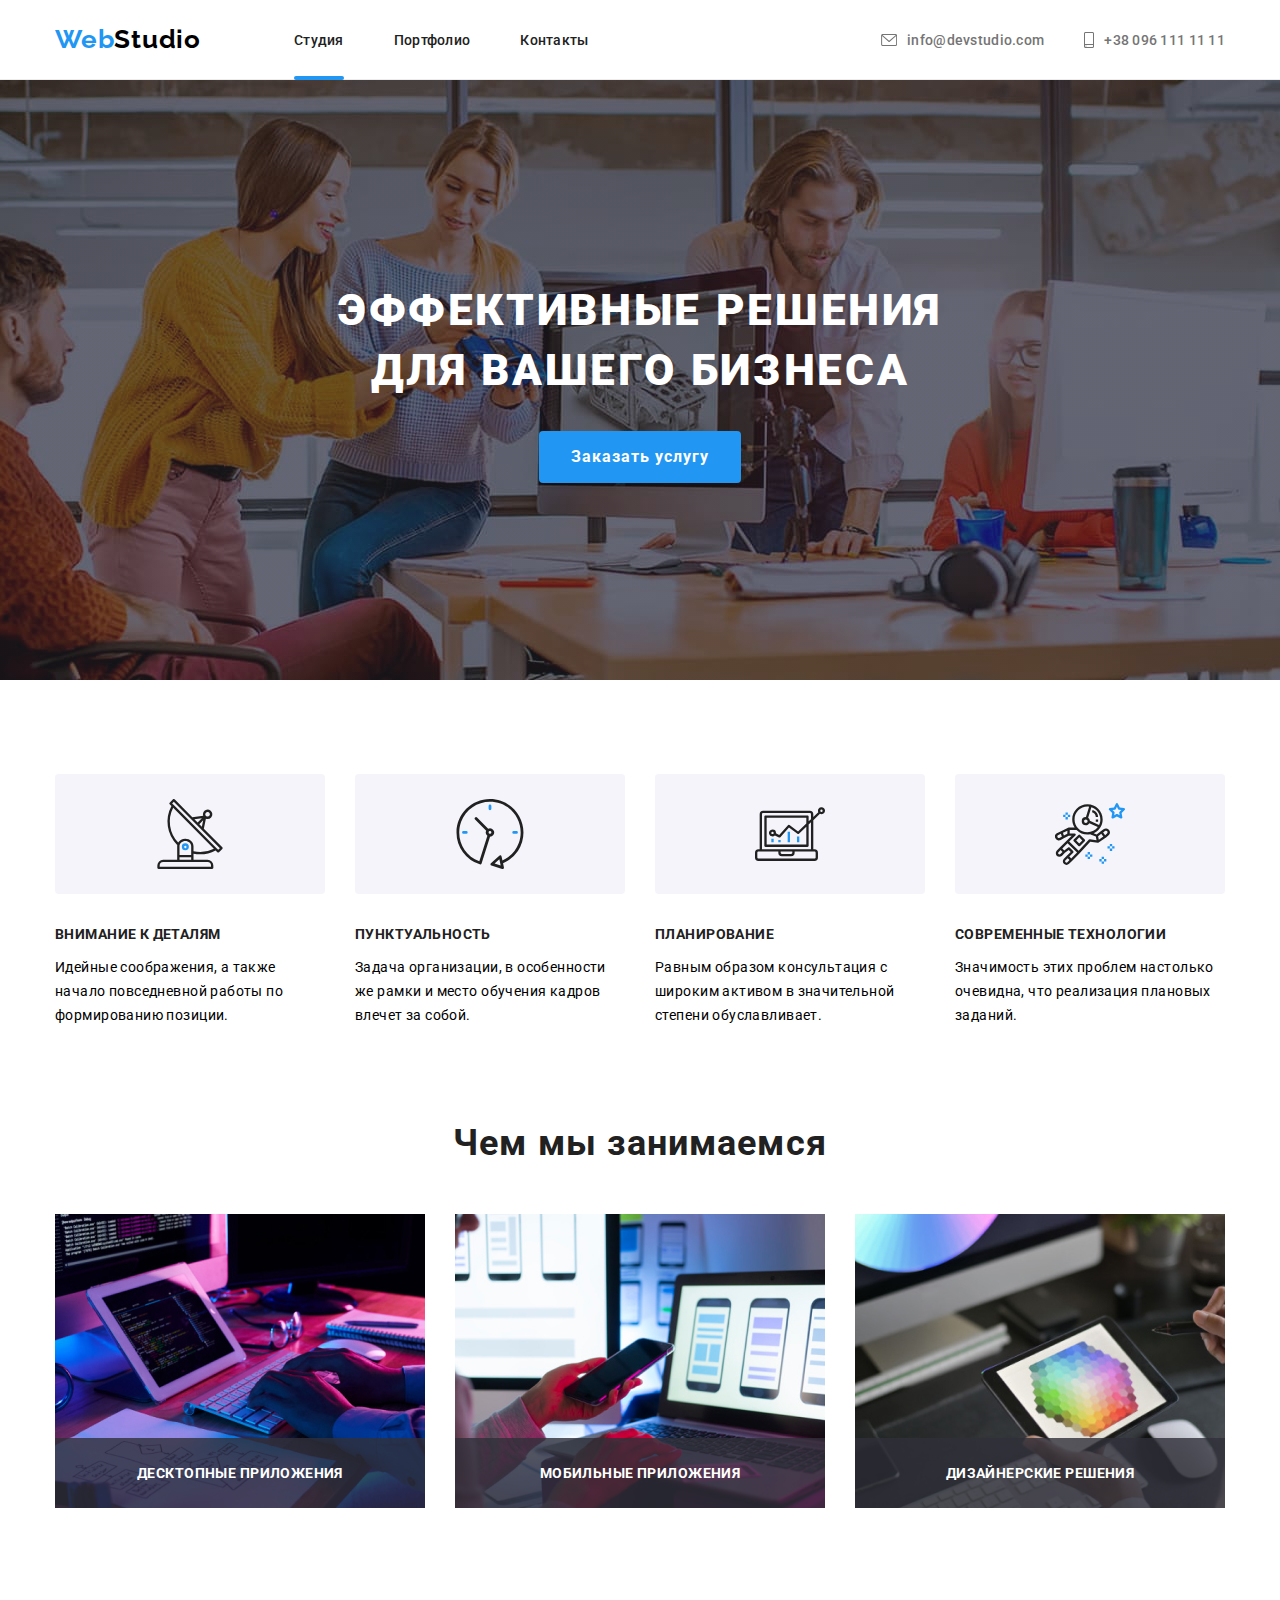
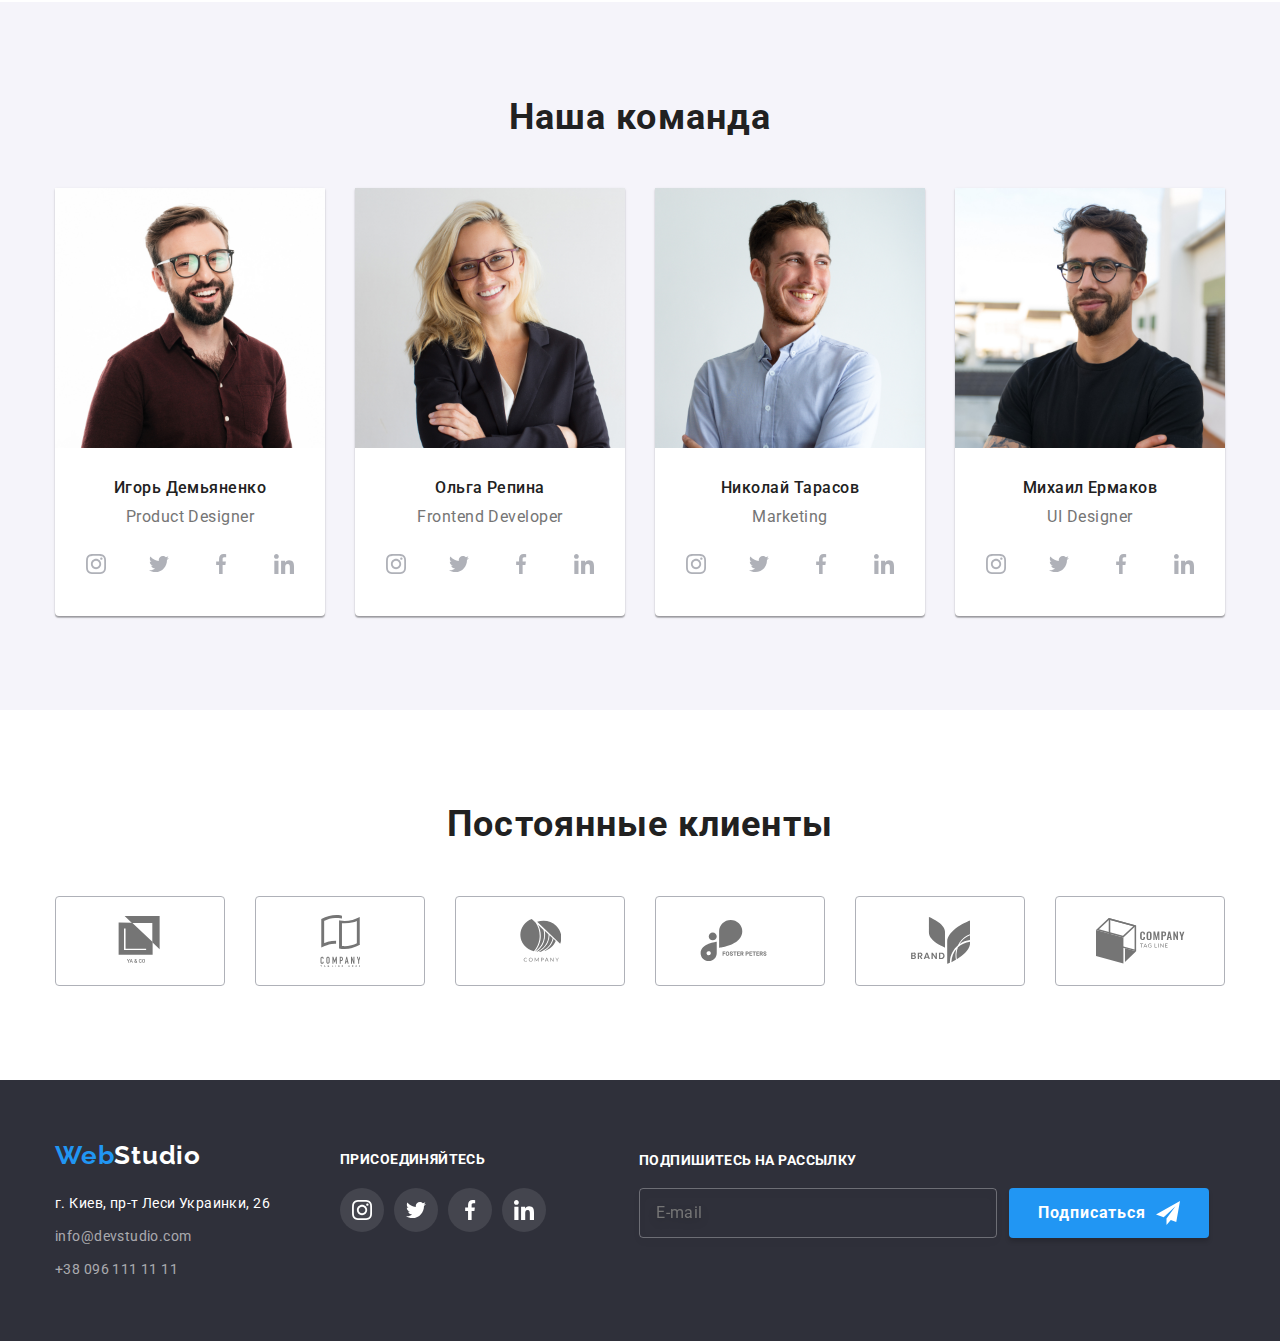
<file: index.html>
<!DOCTYPE html>
<html lang="ru">
  <head>
    <meta charset="UTF-8" />
    <meta name="viewport" content="width=</head>device-width, initial-scale=1.0" />
    <title>WebStudio</title>
    <link rel="stylesheet" href="https://cdnjs.cloudflare.com/ajax/libs/modern-normalize/1.0.0/modern-normalize.css">
    <link href="https://fonts.googleapis.com/css2?family=Raleway:wght@700&family=Roboto:wght@400;500;700;900&display=swap" rel="stylesheet">
    <link rel="stylesheet" href="./css/main.min.css">
  </head>
  <body>

    <!--HEADER-->

      <header class="header">
        <div class="container">
        <nav class="navigation">
        <a class="logo" href="./index.html" aria-label="Logotype"> <span class="logo-web">Web</span>Studio</a>
        <ul class="navigation-list">
          <li class="navigation-list-item"><a class="navigation-list-link current" href="./index.html">Студия</a></li>
          <li class="navigation-list-item"><a class="navigation-list-link" href="./portfolio.html">Портфолио</a></li>
          <li class="navigation-list-item"><a class="navigation-list-link " href="">Контакты</a></li>
        </ul>
      </nav>
      <ul class="header-contacts">
          <li class="header-contacts-item"> 
            <a class="header-mail-link" href="mailto:info@devstudio.com">
              <svg class="envelope-svg" width="16px" height="12px">
               <use href="./img/sprite.svg#envelope"></use>
              </svg>
              info@devstudio.com 
            </a>
          </li>
          <li class="header-contacts-item">
            <a class="header-tel-link" href="tel:+380961111111">
              <svg class="smartphone-svg" width="10px" height="16px">
                <use href="./img/sprite.svg#smartphone"></use>
               </svg>
              +38 096 111 11 11
            </a>
          </li>
      </ul>
       </div>
     </header>


      <main>
        <!--HERO-->
        <div class="overlay">
         <section class="hero section">
          <div class="container">
          <h1 class="hero-title">Эффективные решения <br> для вашего бизнеса</h1>
          <a  class="hero-button" data-modal-open href="#">Заказать услугу</a>
        </div>
        </section>
      </div>
      

        <!-- FEATURES-->
        
        <section class="features">
          <div class="container">
          <h2 hidden class="features-title" >Особенности</h2>

          <ul class="features-list">
            <li class="features-list-item icon-1" >
              
<h3 class="features-subtitle">Внимание к деталям</h3>
<p class="features-text">
  Идейные соображения, а также начало повседневной работы по формированию позиции.
</p>
            </li>
            <li class="features-list-item icon-2" >
              <h3 class="features-subtitle">Пунктуальность</h3>
              <p class="features-text">
          Задача организации, в особенности же рамки и место обучения кадров влечет за собой.
             </p>
            </li>
            <li class="features-list-item icon-3">
              <h3 class="features-subtitle">Планирование</h3>
              <p class="features-text">
                Равным образом консультация с широким активом в значительной степени обуславливает.
              </p></li>
            <li class="features-list-item icon-4">
              <h3 class="features-subtitle">Современные технологии</h3>
<p class="features-text">
  Значимость этих проблем настолько очевидна, что реализация плановых заданий.
</p>
            </li>
          </ul>
        </div>
                </section>
      
          
        <!--WHAT WE DO-->

        <section class="examples">
          <div class="container">
          <h2 class="examples-titles"> Чем мы занимаемся</h2>
          <ul class="examples-list">
            <li>
              <div class="wrapper-examples">
           <img src="./img/pic1.jpg" alt="мужчина пишет код" width="370" height="294">
           <div class="overlay-examples">
           <p class="overlay-examples-text">Десктопные приложения</p>
          </div>
        </div>
            </li>
            <li>
              <div class="wrapper-examples">
              <img src="./img/pic3.jpg" alt="кто-то держит смартфон" width="370" height="294">
              <div class="overlay-examples">
                <p class="overlay-examples-text">Мобильные приложения</p>
              </div>
            </div>
            </li>
            <li>
              <div class="wrapper-examples">
              <img src="./img/pic2.jpg" alt="кто-то держит планшет" width="370" height="294">
              <div class="overlay-examples">
                <p class="overlay-examples-text">Дизайнерские решения</p>
              </div>
            </div>
            </li>
          </ul>
        </div>
        </section>

        <!--Our team-->
        <section class="team">
          <div class="container">
          <h2 class="team-title">Наша команда </h2>
          <ul class="team-list">
            <li class="teammate">
          <img src="./img/teammate1.jpg" alt="игорь улыбается" width="270" height="260">
          <div class="description-container">
          <h3 class="teammate-name">Игорь Демьяненко</h3>
          <p class="teammate-position" lang="en">Product Designer</p>
          <ul class="social-list">
          <li><a class="social-list-link" href=""><svg class="social-svg" width="20px" height="20px">
            <use href="./img/sprite.svg#instagram"></use>
          </svg>
        </a>
      </li>
          <li><a class="social-list-link" href=""><svg class="social-svg" width="20px" height="20px">
            <use href="./img/sprite.svg#twitter"></use>
          </svg>
        </a>
      </li>
          <li><a class="social-list-link" href=""><svg class="social-svg" width="20px" height="20px">
            <use href="./img/sprite.svg#facebook"></use>
          </svg>
        </a>
      </li>
          <li><a class="social-list-link" href=""><svg class="social-svg" width="20px" height="20px">
            <use href="./img/sprite.svg#linkedin"></use>
          </svg>
        </a>
      </li>
        </ul>
</div>
            </li>
            <li class="teammate">
              <img src="./img/teammate2.jpg" alt="ольга улыбается" width="270" height="260">
              <div class="description-container">         
          <h3 class="teammate-name">Ольга Репина</h3>
          <p class="teammate-position" lang="en">Frontend Developer</p>
          <ul class="social-list">
            <li><a class="social-list-link" href=""><svg class="social-svg" width="20px" height="20px">
              <use href="./img/sprite.svg#instagram"></use>
            </svg>
          </a>
        </li>
            <li><a class="social-list-link" href=""><svg class="social-svg" width="20px" height="20px">
              <use href="./img/sprite.svg#twitter"></use>
            </svg>
          </a>
        </li>
            <li><a class="social-list-link" href=""><svg class="social-svg" width="20px" height="20px">
              <use href="./img/sprite.svg#facebook"></use>
            </svg>
          </a>
        </li>
            <li><a class="social-list-link" href=""><svg class="social-svg" width="20px" height="20px">
              <use href="./img/sprite.svg#linkedin"></use>
            </svg>
          </a>
        </li>
          </ul>
          </div>
            </li>
            <li class="teammate">
              <img src="./img/teammate3.jpg" alt="николай улыбается" width="270" height="260">
              <div class="description-container">             
               <h3 class="teammate-name">Николай Тарасов</h3>
               <p class="teammate-position" lang="en">Marketing</p>
               <ul class="social-list">
                 <li><a class="social-list-link" href=""><svg class="social-svg" width="20px" height="20px">
                   <use href="./img/sprite.svg#instagram"></use>
                 </svg>
                </a>
              </li>
                 <li><a class="social-list-link" href=""><svg class="social-svg" width="20px" height="20px">
                   <use href="./img/sprite.svg#twitter"></use>
                 </svg>
                </a>
              </li>
                 <li><a class="social-list-link" href=""><svg class="social-svg" width="20px" height="20px">
                   <use href="./img/sprite.svg#facebook"></use>
                 </svg>
                </a>
              </li>
                 <li><a class="social-list-link" href=""><svg class="social-svg" width="20px" height="20px">
                   <use href="./img/sprite.svg#linkedin"></use>
                 </svg>
                </a>
              </li>
               </ul>
               </div>
            </li>
            <li class="teammate">
              <img src="./img/teammate4.jpg" alt="ольга улыбается" width="270" height="260">
              <div class="description-container">   
           <h3 class="teammate-name">Михаил Ермаков</h3>
           <p class="teammate-position" lang="en">UI Designer</p>
           <ul class="social-list">
             <li><a class="social-list-link" href=""><svg class="social-svg" width="20px" height="20px">
               <use href="./img/sprite.svg#instagram"></use>
             </svg>
            </a>
          </li>
             <li><a class="social-list-link" href=""><svg class="social-svg" width="20px" height="20px">
               <use href="./img/sprite.svg#twitter"></use>
             </svg>
            </a>
          </li>
             <li><a class="social-list-link" href=""><svg class="social-svg" width="20px" height="20px">
               <use href="./img/sprite.svg#facebook"></use>
             </svg>
            </a>
          </li>
             <li><a class="social-list-link" href=""><svg class="social-svg" width="20px" height="20px">
               <use href="./img/sprite.svg#linkedin"></use>
             </svg>
            </a>
          </li>
           </ul>
           </div>
            </li>
          </ul>
        </div>
        </section>

         <!--CLIENTS-->

    <section class="clients-section">
      <div class="container">
       <h2 class="clients-title">Постоянные клиенты</h2>
       <ul class="clients-list">
         <li class="clients-item"><a class="clients-link" href="">
           <svg class="clients-icon"  width="45px" height="50px" >
            <use href="./img/sprite.svg#client-1"></use>
           </svg>
         </a>
        </li>
        <li class="clients-item"><a class="clients-link" href="">
          <svg class="clients-icon" width="40px" height="52px" >
           <use href="./img/sprite.svg#client-2"></use>
          </svg>
        </a>
       </li>
       <li class="clients-item"><a class="clients-link" href="">
        <svg class="clients-icon" width="41px" height="43px" >
         <use href="./img/sprite.svg#client-3"></use>
        </svg>
      </a>
     </li>
     <li class="clients-item"><a class="clients-link" href="">
      <svg class="clients-icon" width="80px" height="42px" >
       <use href="./img/sprite.svg#client-4"></use>
      </svg>
    </a>
   </li>
   <li class="clients-item"><a class="clients-link" href="">
    <svg class="clients-icon" width="59px" height="47px" >
     <use href="./img/sprite.svg#client-5"></use>
         </svg>
       </a>
      </li>
      <li class="clients-item"><a class="clients-link" href="">
       <svg class="clients-icon" width="89px" height="46px" >
        <use href="./img/sprite.svg#client-6"></use>
       </svg>
     </a>
     </li>
       </ul>
      </div>
      </section>
      </main>


      <!--FOOTER-->
      <footer class="footer">
        <div class="container footer-container">
          <div class="footer-contacts">
          <a class="logo webstudio" href="./index.html" aria-label="Logotype"><span class="logo-web">Web</span><span class="logo-footer">Studio</span></a>
          <address class="address">
           
            <ul class="address-footer">
              <li class="address-footer-item"> г. Киев, пр-т Леси Украинки, 26</li>
              <li class="address-footer-item"><a class="footer-mail-link" href="mailto:info@devstudio.com">info@devstudio.com</a></li>
              <li class="address-footer-item"><a class="footer-tel-link" href="tel:+380961111111">+38 096 111 11 11</a> </li>
           </ul>       
        </address>
      </div>
        <div class="footer-connections">
          <h2>присоединяйтесь</h2>
          <ul class="social-list-footer">
            <li class="item-link-footer"><a class="social-link-footer" href=""><svg class="social-svg" width="20px" height="20px">
              <use href="./img/sprite.svg#instagram"></use>
            </svg></a></li>
            <li class="item-link-footer"><a class="social-link-footer" href=""><svg class="social-svg" width="20px" height="20px">
              <use href="./img/sprite.svg#twitter"></use>
            </svg></a></li>
            <li class="item-link-footer"><a class="social-link-footer" href=""><svg class="social-svg" width="20px" height="20px">
              <use href="./img/sprite.svg#facebook"></use>
            </svg></a></li>
            <li class="item-link-footer"><a class="social-link-footer" href=""><svg class="social-svg" width="20px" height="20px">
              <use href="./img/sprite.svg#linkedin"></use>
            </svg></a></li>
          </ul>
          </div>

          <div class="subscribe">
            <h2 class="subscribe-title">Подпишитесь на рассылку</h2>
            <form action="#" class="subscribe-form">
              <input type="email" name="subscribe-email" class="subscribe-input" placeholder="E-mail">
            
              <button type="submit" class="subscribe-btn">
                Подписаться
              </button>
            </form>
          </div>
      </div>
      </footer>


      <div class="backdrop is-hidden" data-modal>
        <div class="modal">
          <button type="button" class="close-button" data-modal-close> <svg  width="12px" height="12px">
            <use href="./img/sprite.svg#close-black">
            </use>
          </svg>
         </button>
         <form action="#" class="modal-form">
           <h2 class="modal-form-title">Оставьте свои данные, мы вам перезвоним</h2>

           <label class="modal-form-field"> 
            <span class="label-name">Имя</span>
             <span class="modal-form-field-wrapper">
           <input type="text" name="user-name" class="modal-form-input" required>
           <svg width="12" height="12" class="modal-form-svg-icon">
            <use href="./img/sprite.svg#icon-person"></use>
        </svg>
      </span>
          </label>

          <label class="modal-form-field">
            <span class="label-name">Телефон</span>
            <span class="modal-form-field-wrapper">
           <input type="tel" name="user-phone" class="modal-form-input" required>
           <svg width="12" height="12" class="modal-form-svg-icon">
            <use href="./img/sprite.svg#icon-tel-black"></use>
        </svg>
      </span>
          </label>

          <label class="modal-form-field">
             <span class="label-name">Почта</span>  
             <span class="modal-form-field-wrapper">
           <input type="email" name="user-email" class="modal-form-input" required>
           <svg width="12" height="12" class="modal-form-svg-icon">
            <use href="./img/sprite.svg#icon-email-black"></use>
        </svg>
      </span>
          </label>

          <label class="modal-form-field textarea-field">
            <span class="label-name">Комментарий</span>
           <textarea name="user-message" class="modal-form-message" placeholder="Введите текст"></textarea>
          </label>

             <input type="checkbox" name="user-policy" id="check-policy" class="modal-form-policy visually-hidden">
             <label for="check-policy" class="modal-form-policy-label">
              Соглашаюсь с рассылкой и принимаю <a href="#" style="color:#2196F3;" class="check-link">  Условия договора</a>
             </label>

             <div class="btn-wrapper">
             <button type="submit" value="accept-policy" class="modal-form-btn">Отправить</button>
            </div>
           
         </form>
        </div>
      </div>
      <script src="./js/modal.js"></script>
  </body>
</html>
</file>
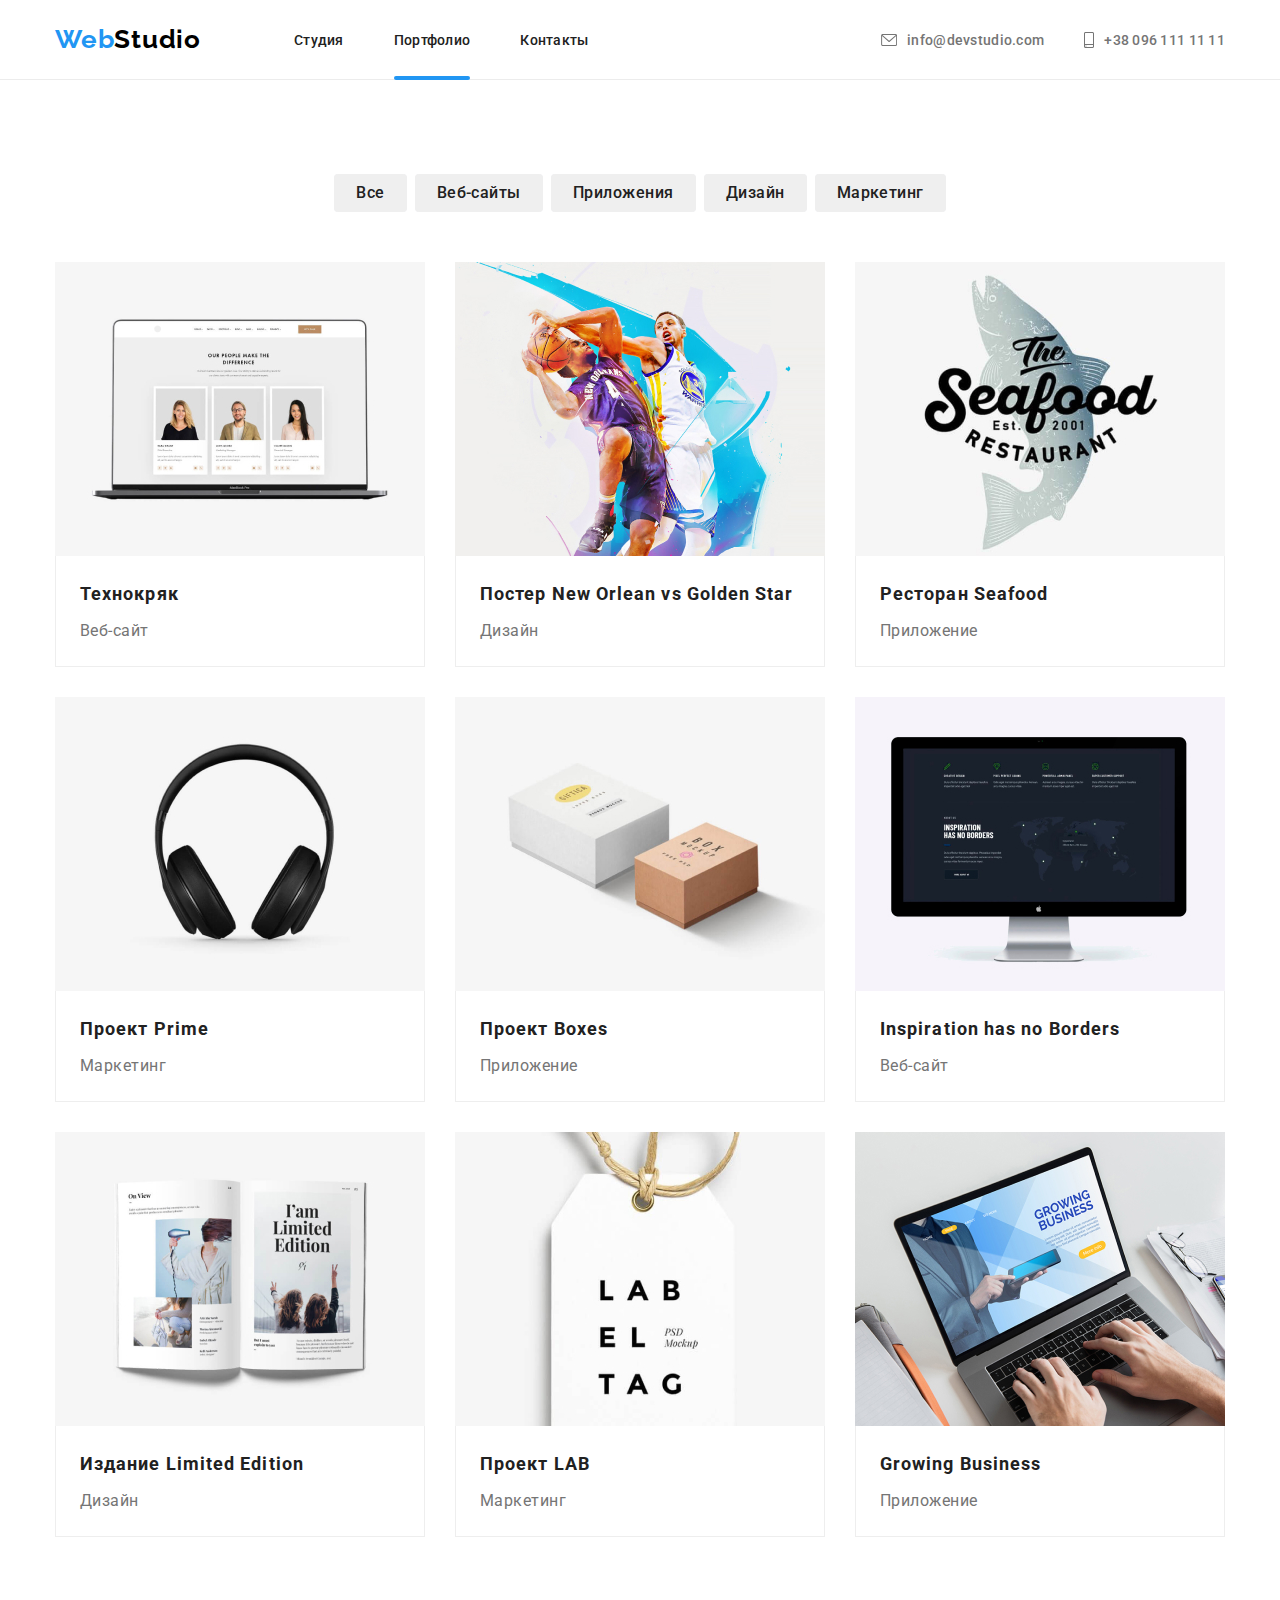
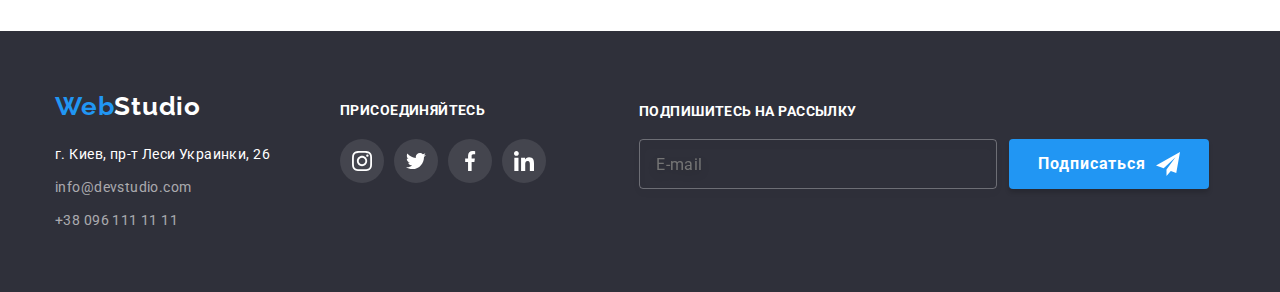
<file: portfolio.html>
<!DOCTYPE html>
<html lang="ru">
<head>
    <meta charset="UTF-8">
    <meta name="viewport" content="width=device-width, initial-scale=1.0">
    <title>Portfolio</title>
    <link rel="stylesheet" href="https://cdnjs.cloudflare.com/ajax/libs/modern-normalize/1.0.0/modern-normalize.css">
    <link href="https://fonts.googleapis.com/css2?family=Raleway:wght@700&family=Roboto:wght@400;500;700;900&display=swap" rel="stylesheet">
    <link rel="stylesheet" href="./css/portfolio.min.css">
</head>
<body>
    <!--HEADER-->

    <header class="header">
        <div class="container">
        <nav class="navigation">
        <a class="logo" href="./index.html" aria-label="Logotype"> <span class="logo-web">Web</span>Studio</a>
        <ul class="navigation-list">
          <li class="navigation-list-item"><a class="navigation-list-link" href="./index.html">Студия</a></li>
          <li class="navigation-list-item"><a class="navigation-list-link current" href="./portfolio.html">Портфолио</a></li>
          <li class="navigation-list-item"><a class="navigation-list-link " href="">Контакты</a></li>
        </ul>
      </nav>
      <ul class="header-contacts">
          <li class="header-contacts-item"> 
            <a class="header-mail-link" href="mailto:info@devstudio.com">
              <svg class="envelope-svg" width="16px" height="12px">
               <use href="./img/sprite.svg#envelope"></use>
              </svg>
                info@devstudio.com 
            </a>
          </li>
          <li class="header-contacts-item">
            <a class="header-tel-link" href="tel:+380961111111">
              <svg class="smartphone-svg" width="10px" height="16px">
                <use href="./img/sprite.svg#smartphone"></use>
               </svg>
                +38 096 111 11 11
            </a>
          </li>
      </ul>
       </div>
     </header>

      <!-- MAIN -->
      <main>
        <section class="portfolio">
            <div class="container">
            <h1 hidden> Портфолио </h1>
            <ul class="portfolio-filter">
                <li class="button">
                    <button type="button" class="portfolio-filter-btn">Все</button>
                </li>
                <li class="button">
                    <button type="button" class="portfolio-filter-btn" >Веб-сайты</button>
                </li>
                <li class="button">
                    <button type="button" class="portfolio-filter-btn">Приложения</button>
                </li>
                <li class="button">
                    <button type="button" class="portfolio-filter-btn">Дизайн</button>
                </li>
                <li class="button">
                    <button type="button" class="portfolio-filter-btn">Маркетинг</button>
                </li>
            </ul>
            
            <ul class="portfolio-list">
                <li class="portfolio-list-item">
                <a class="portfolio-list-link" href="">
                  <div class="wrapper-portfolio" >
                  <img class="portfolio-list-image" src="./img/project1.jpg" alt="ноутбук" width="370" height="294">
                  <div class="overlay-portfolio">
                    <p class="overlay-portfolio-text">Технокряк это современная площадка распространения коронавируса. Компании используют эту платформу для цифрового шпионажа и атак на защищённые сервера конкурентов.</p>
                  </div>
                </div>
                  <div class="list-container">
                  <h2 class="portfolio-list-title">Технокряк</h2>
                  <p class="portfolio-list-text" >Веб-сайт</p>
                </div>
                </a>
                </li>
                <li  class="portfolio-list-item" >
                <a class="portfolio-list-link" href="">
                  <div class="wrapper-portfolio" >
                  <img src="./img/project2.jpg" alt="баскетболисты" width="370" height="294">
                  <div class="overlay-portfolio">
                    <p class="overlay-portfolio-text">Технокряк это современная площадка распространения коронавируса. Компании используют эту платформу для цифрового шпионажа и атак на защищённые сервера конкурентов.</p>
                  </div>
                </div>
                  <div class="list-container">
                  <h2 class="portfolio-list-title" >Постер <span lang="en"> New Orlean vs Golden Star</span></h2>
                  <p class="portfolio-list-text">Дизайн</p>
                </div>
                </a>
                </li>
                <li class="portfolio-list-item">
                <a class="portfolio-list-link" href="">
                  <div class="wrapper-portfolio" >
                    <img src="./img/project3.jpg" alt="акула" width="370" height="294">
                    <div class="overlay-portfolio">
                      <p class="overlay-portfolio-text">Технокряк это современная площадка распространения коронавируса. Компании используют эту платформу для цифрового шпионажа и атак на защищённые сервера конкурентов.</p>
                    </div>
                  </div>
                    <div class="list-container">
                    <h2  class="portfolio-list-title" >Ресторан <span lang="en">Seafood</span></h2>
                    <p class="portfolio-list-text">Приложение</p>
                </div>
                </a>
                </li>
                <li class="portfolio-list-item">
                <a class="portfolio-list-link" href="">
                  <div class="wrapper-portfolio" >
                    <img src="./img/project4.jpg" alt="наушники" width="370" height="294">
                    <div class="overlay-portfolio">
                      <p class="overlay-portfolio-text">Технокряк это современная площадка распространения коронавируса. Компании используют эту платформу для цифрового шпионажа и атак на защищённые сервера конкурентов.</p>
                    </div>
                  </div>
                    <div class="list-container">
                    <h2 class="portfolio-list-title" >Проект <span lang="en">Prime</span></h2>
                    <p class="portfolio-list-text">Маркетинг</p>
                </div>
                </a>
                </li>
                <li class="portfolio-list-item">
                <a class="portfolio-list-link" href="">
                  <div class="wrapper-portfolio" >
                    <img src="./img/project5.jpg" alt="коробки" width="370" height="294">
                    <div class="overlay-portfolio">
                      <p class="overlay-portfolio-text">Технокряк это современная площадка распространения коронавируса. Компании используют эту платформу для цифрового шпионажа и атак на защищённые сервера конкурентов.</p>
                    </div>
                  </div>
                    <div class="list-container">
                    <h2 class="portfolio-list-title" >Проект <span lang="en">Boxes</span></h2>
                    <p class="portfolio-list-text">Приложение</p>
                </div>
                </a>
                </li>
            
                <li class="portfolio-list-item">
                <a class="portfolio-list-link" href="">
                  <div class="wrapper-portfolio" >
                    <img src="./img/project6.jpg" alt="монитор" width="370" height="294">
                    <div class="overlay-portfolio">
                      <p class="overlay-portfolio-text">Технокряк это современная площадка распространения коронавируса. Компании используют эту платформу для цифрового шпионажа и атак на защищённые сервера конкурентов.</p>
                    </div>
                  </div>
                    <div class="list-container">
                    <h2 class="portfolio-list-title"  lang="en">Inspiration has no Borders</h2>
                    <p class="portfolio-list-text">Веб-сайт</p>
                </div>
                </a>
                </li>

                <li class="portfolio-list-item">
                    <a class="portfolio-list-link" href="">
                      <div class="wrapper-portfolio">
                    <img src="./img/project7.jpg" alt="журнал" width="370" height="294">
                    <div class="overlay-portfolio">
                      <p class="overlay-portfolio-text">Технокряк это современная площадка распространения коронавируса. Компании используют эту платформу для цифрового шпионажа и атак на защищённые сервера конкурентов.</p>
                    </div>
                  </div>
                    <div class="list-container">
                    <h2 class="portfolio-list-title" >Издание <span lang="en"> Limited Edition</span></h2>
                    <p class="portfolio-list-text">Дизайн</p>
                </div>
                </a>
                </li>

                <li class="portfolio-list-item">
                    <a class="portfolio-list-link" href="">
                      <div class="wrapper-portfolio">
                    <img src="./img/project8.jpg" alt="ярлык" width="370" height="294">
                    <div class="overlay-portfolio">
                      <p class="overlay-portfolio-text">Технокряк это современная площадка распространения коронавируса. Компании используют эту платформу для цифрового шпионажа и атак на защищённые сервера конкурентов.</p>
                    </div>
                  </div>
                    <div class="list-container">
                    <h2 class="portfolio-list-title" >Проект <span lang="en"> LAB </span></h2>
                    <p class="portfolio-list-text">Маркетинг</p>
                </div>
                </a>
                </li>

                <li class="portfolio-list-item">
                 <a class="portfolio-list-link" href="">
                  <div class="wrapper-portfolio">
                    <img src="./img/project9.jpg" alt="работают на ноутбуке" width="370" height="294">
                    <div class="overlay-portfolio">
                      <p class="overlay-portfolio-text">Технокряк это современная площадка распространения коронавируса. Компании используют эту платформу для цифрового шпионажа и атак на защищённые сервера конкурентов.</p>
                    </div>
                  </div>
                    <div class="list-container">
                    <h2 class="portfolio-list-title" lang="en">Growing Business</h2>
                    <p class="portfolio-list-text">Приложение</p>
                </div>
                </a>
                </li>
            </ul>
        </div>
        </section>
      </main>

       <!--FOOTER-->

       <footer class="footer">
        <div class="container footer-container">
          <div class="footer-contacts">
          <a class="logo webstudio" href="./index.html" aria-label="Logotype"><span class="logo-web">Web</span><span class="logo-footer">Studio</span></a>
          <address class="address">
           
            <ul class="address-footer">
              <li class="address-footer-item"> г. Киев, пр-т Леси Украинки, 26</li>
              <li class="address-footer-item"><a class="footer-mail-link" href="mailto:info@devstudio.com">info@devstudio.com</a></li>
              <li class="address-footer-item"><a class="footer-tel-link" href="tel:+380961111111">+38 096 111 11 11</a> </li>
           </ul>       
        </address>
      </div>
        <div class="footer-connections">
          <h2>присоединяйтесь</h2>
          <ul class="social-list-footer">
            <li class="item-link-footer"><a class="social-link-footer" href=""><svg class="social-svg" width="20px" height="20px">
              <use href="./img/sprite.svg#instagram"></use>
            </svg></a></li>
            <li class="item-link-footer"><a class="social-link-footer" href=""><svg class="social-svg" width="20px" height="20px">
              <use href="./img/sprite.svg#twitter"></use>
            </svg></a></li>
            <li class="item-link-footer"><a class="social-link-footer" href=""><svg class="social-svg" width="20px" height="20px">
              <use href="./img/sprite.svg#facebook"></use>
            </svg></a></li>
            <li class="item-link-footer"><a class="social-link-footer" href=""><svg class="social-svg" width="20px" height="20px">
              <use href="./img/sprite.svg#linkedin"></use>
            </svg></a></li>
          </ul>
          </div>

          <div class="subscribe">
            <h2 class="subscribe-title">Подпишитесь на рассылку</h2>
            <form action="#" class="subscribe-form">
              <input type="email" name="subscribe-email" class="subscribe-input" placeholder="E-mail">
            
              <button type="submit" class="subscribe-btn">
                Подписаться
              </button>
            </form>
          </div>
      </div>
      </footer>
</body>
</html>
</file>
<file: css/main.min.css>
.visually-hidden{position:absolute !important;clip:rect(1px 1px 1px 1px);clip:rect(1px, 1px, 1px, 1px);padding:0 !important;border:0 !important;height:1px !important;width:1px !important;overflow:hidden}*,*::before,*::after{margin:0;padding:0}body{font-family:"Roboto",sans-serif;font-style:normal}ul{list-style:none}a{text-decoration:none}img{display:block}.container{margin-left:auto;margin-right:auto;width:1200px;padding-right:15px;padding-left:15px}.backdrop{position:fixed;top:0;left:0;width:100%;height:100%;background-color:rgba(0,0,0,0.2);transition-duration:250ms;transition-timing-function:cubic-bezier(0.4, 0, 0.2, 1);overflow-y:auto}.backdrop.is-hidden{opacity:0;visibility:hidden;pointer-events:none}.modal{position:absolute;top:50%;left:50%;transform:translate(-50%, -50%);width:528px;height:581px;background-color:#fff;box-shadow:0px 1px 3px rgba(0,0,0,0.12),0px 1px 1px rgba(0,0,0,0.14),0px 2px 1px rgba(0,0,0,0.2);border-radius:4px;padding:40px}.modal-form{display:flex;flex-direction:column}.modal-form-title{margin-bottom:12px;font-family:"Roboto",sans-serif;font-style:normal;font-weight:700;font-size:20px;line-height:1.15;text-align:center;letter-spacing:0.03em;color:#212121}.modal-form-field{margin-bottom:10px;font-family:"Roboto",sans-serif;font-style:normal;font-weight:normal;font-size:12px;line-height:1.17;letter-spacing:0.01em;color:#757575}.modal-form-field-wrapper{display:block;position:relative}.modal-form-svg-icon{position:absolute;top:50%;transform:translateY(-50%);left:12px}.modal-form-input:focus+.modal-form-svg-icon{fill:#2196F3}.modal-form-input{display:block;width:100%;height:40px;padding-left:42px;background-color:#FFFFFF;transition-duration:250ms;transition-timing-function:cubic-bezier(0.4, 0, 0.2, 1);border:1px solid rgba(33,33,33,0.2);border-radius:4px}.modal-form-message{display:block;width:100%;padding:12px 16px;height:120px;border:1px solid rgba(33,33,33,0.2);border-radius:4px;resize:none;transition-duration:250ms;transition-timing-function:cubic-bezier(0.4, 0, 0.2, 1)}.modal-form-input:focus,.modal-form-message:focus{outline:none;border:1px solid #2196F3}.modal-form-policy-label{display:flex;align-items:center;margin-bottom:30px;font-style:normal;font-weight:400;font-size:14px;line-height:1.72;letter-spacing:0.03em;color:#757575;font-family:"Roboto",sans-serif}.modal-form-policy-label::before{content:"";display:inline-block;width:16px;height:15px;border:2px solid #212121;border-radius:4px;margin-right:8px;cursor:pointer}.modal-form-policy:checked+.modal-form-policy-label::before{background-image:url(../img/checked.svg);background-color:#2196F3;background-repeat:no-repeat;border-color:#2196F3}.modal-form-btn{align-self:flex-start;border:0px;border-radius:4px;padding:11px 32px;box-shadow:0px 4px 4px rgba(0,0,0,0.15);border-radius:4px;min-width:200px;font-weight:700;font-size:16px;line-height:1.88;align-items:center;letter-spacing:0.06em;color:#fff;background-color:#2196F3;cursor:pointer}.label-name{display:block;margin-bottom:4px}.textarea-field{margin-bottom:20px}.close-button{position:absolute;top:8px;right:8px;width:30px;height:30px;background-color:#FFFFFF;border:1px solid rgba(0,0,0,0.1);border-radius:50%;cursor:pointer;transition-duration:250ms;transition-timing-function:cubic-bezier(0.4, 0, 0.2, 1)}.close-button:hover,.close-button:focus{fill:#2196F3}.btn-wrapper{display:flex;justify-content:center}.check-link{text-decoration:underline}.social-list{display:flex;justify-content:space-evenly;padding:0;margin:0}.social-list-link{display:flex;justify-content:center;align-items:center;width:44px;height:44px;border-radius:50%;fill:#AFB1B8;transition-duration:250ms;transition-timing-function:cubic-bezier(0.4, 0, 0.2, 1)}.social-list-link:hover,.social-list-link:focus{background-color:#2196F3}.social-list-link:hover .social-svg,.social-list-link:focus .social-svg{fill:#ffffff}.header{display:block;height:80px;border-bottom:1px solid #ececec}.header .container{display:flex}.logo{font-family:"Raleway",sans-serif;font-weight:700;font-size:26px;line-height:1.20;letter-spacing:0.03em;color:#000000}.logo-web{color:#2196F3}.navigation{display:flex;align-items:center}.navigation-list{display:flex;margin-left:93px}.navigation-list-item{margin-right:50px;position:relative}.navigation-list-item:last-child{margin-right:0}.navigation-list-link{display:block;padding-bottom:32px;padding-top:32px;font-weight:500;font-size:14px;line-height:1.15;letter-spacing:0.02em;color:#212121;transition-duration:250ms;transition-timing-function:cubic-bezier(0.4, 0, 0.2, 1)}.navigation-list-link.current::after{content:"";display:block;width:100%;position:absolute;bottom:0;left:0;height:4px;background:#2196F3;border-radius:2px;color:#2196F3}.navigation-list-link:hover,.navigation-list-link:focus{color:#2196F3}.header-contacts{display:flex;align-items:center;margin-left:auto}.header-contacts-item{margin-right:40px}.header-contacts-item:last-child{margin-right:0}.envelope-svg{margin-right:10px;fill:currentcolor}.envelope-svg-svg:hover,.envelope-svg-svg:focus{fill:#2196F3}.smartphone-svg{margin-right:10px;fill:currentcolor}.smartphone-svg-svg:hover,.smartphone-svg-svg:focus{fill:#2196F3}.header-tel-link,.header-mail-link{display:flex;align-items:center;font-weight:500;font-size:14px;line-height:1,15;letter-spacing:0.02em;color:#757575;transition-duration:250ms;transition-timing-function:cubic-bezier(0.4, 0, 0.2, 1)}.header-tel-link:hover,.header-tel-link:focus,.header-mail-link:hover,.header-mail-link:focus{color:#2196F3}.overlay{height:600px;max-width:1600px;margin-left:auto;margin-right:auto;background-color:#C4C4C4;background-image:linear-gradient(to right, rgba(47,48,58,0.4), rgba(47,48,58,0.4)),url(../img/bground.jpg);background-repeat:no-repeat;background-size:cover;background-position:center}.hero{padding-top:200px;text-align:center}.hero-title{margin-bottom:30px;font-size:44px;line-height:1.37;text-align:center;letter-spacing:0.06em;font-weight:900;text-transform:uppercase;color:#fff}.hero-button{display:inline-block;border-radius:4px;padding:11px 32px;box-shadow:0px 4px 4px rgba(0,0,0,0.15);border-radius:4px;border:0px;min-width:200px;font-weight:700;font-size:16px;line-height:1.88;align-items:center;letter-spacing:0.06em;color:#fff;background-color:#2196F3;cursor:pointer}.features{padding-top:94px;padding-bottom:94px}.features-subtitle{margin-bottom:10px;font-weight:700;font-size:14px;line-height:1.50;letter-spacing:0.03em;text-transform:uppercase;color:#212121}.features-text{font-weight:400;font-size:14px;line-height:1.73;letter-spacing:0.03em;color:.features-text primary-text-color}.features-list{display:flex}.features-list-item{width:270px}.features-list-item:not(:last-child){margin-right:30px}.features-list-item::before{display:block;content:'';height:120px;background:#f5f4fa;border-radius:4px;margin-bottom:30px;background-repeat:no-repeat;background-position:center}.icon-1::before{background-image:url(../img/antenna.svg)}.icon-2::before{background-image:url(../img/clock.svg)}.icon-3::before{background-image:url(../img/diagram.svg)}.icon-4::before{background-image:url(../img/astronaut.svg)}.examples{padding-bottom:94px}.examples-list{display:flex;justify-content:space-between}.examples-titles{margin-bottom:50px;font-weight:700;font-size:36px;line-height:1.17;text-align:center;letter-spacing:0.03em;color:#212121}.wrapper-examples{position:relative}.overlay-examples{position:absolute;bottom:0;left:0;display:flex;width:100%;height:70px;background:rgba(47,48,58,0.8)}.overlay-examples-text{display:flex;justify-content:center;align-items:center;font-family:Roboto;font-style:normal;font-weight:bold;font-size:14px;line-height:1.142;text-align:center;letter-spacing:0.03em;text-transform:uppercase;color:#fff;margin:0 auto}.description-container{margin-top:30px;padding-bottom:30px}.team{padding-top:94px;padding-bottom:94px;background:#F5F4FA}.team-title{margin-bottom:50px;font-weight:700;font-size:36px;line-height:1.17;text-align:center;letter-spacing:0.03em;color:#212121}.team-list{display:flex;justify-content:space-between}.teammate{background:#FFFFFF;box-shadow:0px 1px 3px rgba(0,0,0,0.12),0px 1px 1px rgba(0,0,0,0.14),0px 2px 1px rgba(0,0,0,0.2);border-radius:0px 0px 4px 4px}.teammate h3{text-align:center}.teammate-name{margin-bottom:10px;font-weight:500;font-size:16px;line-height:1.19;letter-spacing:0.03em;color:#212121}.teammate-position{margin-bottom:16px;font-weight:400;font-size:16px;line-height:1.19;letter-spacing:0.03em;text-align:center;color:#757575}.clients-section{padding-bottom:94px;padding-top:94px}.clients-title{font-weight:bold;font-size:36px;line-height:1.16;letter-spacing:0.03em;color:#212121;text-align:center;margin:0px;padding:0px;margin-bottom:50px}.clients-list{display:flex;justify-content:space-between;margin:0px;padding:0px}.clients-item{Width:170px;Height:90px}.clients-link{display:flex;justify-content:center;align-items:center;Width:170px;Height:90px;color:#757575;border:1px solid #AFB1B8;border-radius:4px;transition-duration:250ms;transition-timing-function:cubic-bezier(0.4, 0, 0.2, 1)}.clients-link:hover,.clients-link:focus{border:1px solid #2196F3;border-radius:4px;color:#2196F3}.clients-icon{fill:currentcolor}.footer{background-color:#2F303A;display:flex}.footer-container{display:flex;margin-left:auto;margin-right:auto;padding-bottom:60px;padding-top:60px}.footer-contacts{margin-right:70px}.logo-footer{color:#FFFFFF}.webstudio{display:block;margin-bottom:20px}.address{font-style:normal;font-weight:400;font-size:14px;line-height:1.72;letter-spacing:0.03em;color:#fff}.address-footer-item:not(:last-child){margin-bottom:9px}.footer-mail-link{font-weight:400;font-size:14px;line-height:1.72;letter-spacing:0.03em;color:rgba(255,255,255,0.6)}.footer-tel-link{font-weight:400;font-size:14px;line-height:1.72;letter-spacing:0.03em;color:rgba(255,255,255,0.6)}.footer-connections h2{margin:0;padding:0;padding-top:12px;margin-bottom:20px;font-weight:bold;font-size:14px;line-height:1.14;letter-spacing:0.03em;text-transform:uppercase;color:#fff}.social-list-footer{display:flex;justify-content:space-evenly;padding:0;margin:0}.social-link-footer{display:flex;justify-content:center;align-items:center;width:44px;height:44px;border-radius:50%;background-color:rgba(255,255,255,0.1);fill:#fff;transition-duration:250ms;transition-timing-function:cubic-bezier(0.4, 0, 0.2, 1)}.social-link-footer:hover,.social-link-footer:focus{background-color:#2196F3}.item-link-footer:not(:last-child){margin-right:10px}.subscribe{margin-left:93px}.subscribe-form{display:flex}.subscribe-title{padding-top:12px;margin-bottom:20px;font-style:normal;font-weight:700;font-size:14px;line-height:1.15;letter-spacing:0.03em;text-transform:uppercase;color:#fff;font-family:"Roboto",sans-serif}.subscribe-input{width:358px;height:50px;padding-left:16px;margin-right:12px;border:1px solid rgba(255,255,255,0.3);filter:drop-shadow(0px 4px 4px rgba(0,0,0,0.15));background-color:transparent;border-radius:4px;font-family:Roboto;font-style:normal;font-weight:400;font-size:16px;line-height:1.25;letter-spacing:0.03em;color:rgba(255,255,255,0.6)}.subscribe-btn{display:flex;align-items:center;justify-content:center;width:200px;height:50px;background:#2196F3;box-shadow:0px 4px 4px rgba(0,0,0,0.15);border-radius:4px;border:0px;cursor:pointer;font-family:"Roboto",sans-serif;font-style:normal;font-weight:700;font-size:16px;line-height:1.875;letter-spacing:0.06em;color:#FFFFFF}.subscribe-btn::after{content:"";width:24px;height:24px;margin-left:10px;background-image:url(../img/send.svg);background-size:contain}
/*# sourceMappingURL=main.min.css.map */
</file>
<file: css/portfolio.min.css>
.visually-hidden{position:absolute !important;clip:rect(1px 1px 1px 1px);clip:rect(1px, 1px, 1px, 1px);padding:0 !important;border:0 !important;height:1px !important;width:1px !important;overflow:hidden}*,*::before,*::after{margin:0;padding:0}body{font-family:"Roboto",sans-serif;font-style:normal}ul{list-style:none}a{text-decoration:none}img{display:block}.container{margin-left:auto;margin-right:auto;width:1200px;padding-right:15px;padding-left:15px}.header{display:block;height:80px;border-bottom:1px solid #ececec}.header .container{display:flex}.logo{font-family:"Raleway",sans-serif;font-weight:700;font-size:26px;line-height:1.20;letter-spacing:0.03em;color:#000000}.logo-web{color:#2196F3}.navigation{display:flex;align-items:center}.navigation-list{display:flex;margin-left:93px}.navigation-list-item{margin-right:50px;position:relative}.navigation-list-item:last-child{margin-right:0}.navigation-list-link{display:block;padding-bottom:32px;padding-top:32px;font-weight:500;font-size:14px;line-height:1.15;letter-spacing:0.02em;color:#212121;transition-duration:250ms;transition-timing-function:cubic-bezier(0.4, 0, 0.2, 1)}.navigation-list-link.current::after{content:"";display:block;width:100%;position:absolute;bottom:0;left:0;height:4px;background:#2196F3;border-radius:2px;color:#2196F3}.navigation-list-link:hover,.navigation-list-link:focus{color:#2196F3}.header-contacts{display:flex;align-items:center;margin-left:auto}.header-contacts-item{margin-right:40px}.header-contacts-item:last-child{margin-right:0}.envelope-svg{margin-right:10px;fill:currentcolor}.envelope-svg-svg:hover,.envelope-svg-svg:focus{fill:#2196F3}.smartphone-svg{margin-right:10px;fill:currentcolor}.smartphone-svg-svg:hover,.smartphone-svg-svg:focus{fill:#2196F3}.header-tel-link,.header-mail-link{display:flex;align-items:center;font-weight:500;font-size:14px;line-height:1,15;letter-spacing:0.02em;color:#757575;transition-duration:250ms;transition-timing-function:cubic-bezier(0.4, 0, 0.2, 1)}.header-tel-link:hover,.header-tel-link:focus,.header-mail-link:hover,.header-mail-link:focus{color:#2196F3}.portfolio{padding-top:94px;padding-bottom:94px}.portfolio-filter{display:flex;justify-content:center;margin-bottom:50px}.portfolio-filter-btn{display:inline-block;border:0px;border-radius:4px;padding-top:6px;padding-bottom:6px;padding-right:22px;padding-left:22px;font-weight:500;font-size:16px;line-height:1.625;text-align:center;letter-spacing:0.03em;color:#212121;transition-duration:250ms;transition-timing-function:cubic-bezier(0.4, 0, 0.2, 1)}.portfolio-filter-btn:hover,.portfolio-filter-btn:focus{color:#fff;background-color:#2196F3;box-shadow:0px 1px 1px rgba(0,0,0,0.12),0px 4px 4px rgba(0,0,0,0.06),1px 4px 6px rgba(0,0,0,0.16)}.button{background:#F5F4FA;border-radius:4px}.button:not(:last-child){margin-right:8px}.portfolio-list{display:flex;flex-wrap:wrap;margin-left:auto;margin-right:auto}.portfolio-list-title{font-weight:700;font-size:18px;line-height:2;letter-spacing:0.06em;color:#212121}.portfolio-list-text{font-weight:400;font-size:16px;line-height:1.875;letter-spacing:0.03em;color:#757575}.portfolio-list-item{width:370px;margin-right:30px;margin-bottom:30px}.portfolio-list-item:nth-child(3n){margin-right:0px}.portfolio-list-item:nth-last-child(-n+3){margin-bottom:0px}.portfolio-list-item h2{margin-bottom:0px;padding-top:20px;padding-left:24px;padding-right:24px}.portfolio-list-item p{margin-bottom:0px;margin-top:4px;padding-left:24px;padding-right:24px;padding-bottom:20px}.portfolio-list-link{display:block;transition-duration:250ms;transition-timing-function:cubic-bezier(0.4, 0, 0.2, 1)}.portfolio-list-link:hover,.portfolio-list-link:focus{box-shadow:0px 1px 1px rgba(0,0,0,0.12),0px 4px 4px rgba(0,0,0,0.06),1px 4px 6px rgba(0,0,0,0.16)}.wrapper-portfolio{position:relative;overflow:hidden}.overlay-portfolio{position:absolute;top:0;left:0;display:flex;width:100%;height:100%;background:rgba(33,150,243,0.9);margin:0;padding:63px 24px;transform:translateY(100%);transition-duration:250ms;transition-timing-function:cubic-bezier(0.4, 0, 0.2, 1);opacity:0;visibility:hidden;pointer-events:none}.overlay-portfolio-text{font-family:Roboto;font-style:normal;font-weight:normal;font-size:18px;line-height:1.555;letter-spacing:0.03em;color:#fff;margin-top:0px;margin-bottom:0px}.portfolio-list-link:focus .overlay-portfolio{opacity:1;visibility:visible;pointer-events:auto;transform:translateY(0%)}.portfolio-list-item:hover .overlay-portfolio{opacity:1;visibility:visible;pointer-events:auto;transform:translateY(0%)}.list-container{border-top:0px solid #eeeeee;border-left:1px solid #eeeeee;border-right:1px solid #eeeeee;border-bottom:1px solid #eeeeee}.footer{background-color:#2F303A;display:flex}.footer-container{display:flex;margin-left:auto;margin-right:auto;padding-bottom:60px;padding-top:60px}.footer-contacts{margin-right:70px}.logo-footer{color:#FFFFFF}.webstudio{display:block;margin-bottom:20px}.address{font-style:normal;font-weight:400;font-size:14px;line-height:1.72;letter-spacing:0.03em;color:#fff}.address-footer-item:not(:last-child){margin-bottom:9px}.footer-mail-link{font-weight:400;font-size:14px;line-height:1.72;letter-spacing:0.03em;color:rgba(255,255,255,0.6)}.footer-tel-link{font-weight:400;font-size:14px;line-height:1.72;letter-spacing:0.03em;color:rgba(255,255,255,0.6)}.footer-connections h2{margin:0;padding:0;padding-top:12px;margin-bottom:20px;font-weight:bold;font-size:14px;line-height:1.14;letter-spacing:0.03em;text-transform:uppercase;color:#fff}.social-list-footer{display:flex;justify-content:space-evenly;padding:0;margin:0}.social-link-footer{display:flex;justify-content:center;align-items:center;width:44px;height:44px;border-radius:50%;background-color:rgba(255,255,255,0.1);fill:#fff;transition-duration:250ms;transition-timing-function:cubic-bezier(0.4, 0, 0.2, 1)}.social-link-footer:hover,.social-link-footer:focus{background-color:#2196F3}.item-link-footer:not(:last-child){margin-right:10px}.subscribe{margin-left:93px}.subscribe-form{display:flex}.subscribe-title{padding-top:12px;margin-bottom:20px;font-style:normal;font-weight:700;font-size:14px;line-height:1.15;letter-spacing:0.03em;text-transform:uppercase;color:#fff;font-family:"Roboto",sans-serif}.subscribe-input{width:358px;height:50px;padding-left:16px;margin-right:12px;border:1px solid rgba(255,255,255,0.3);filter:drop-shadow(0px 4px 4px rgba(0,0,0,0.15));background-color:transparent;border-radius:4px;font-family:Roboto;font-style:normal;font-weight:400;font-size:16px;line-height:1.25;letter-spacing:0.03em;color:rgba(255,255,255,0.6)}.subscribe-btn{display:flex;align-items:center;justify-content:center;width:200px;height:50px;background:#2196F3;box-shadow:0px 4px 4px rgba(0,0,0,0.15);border-radius:4px;border:0px;cursor:pointer;font-family:"Roboto",sans-serif;font-style:normal;font-weight:700;font-size:16px;line-height:1.875;letter-spacing:0.06em;color:#FFFFFF}.subscribe-btn::after{content:"";width:24px;height:24px;margin-left:10px;background-image:url(../img/send.svg);background-size:contain}
/*# sourceMappingURL=portfolio.min.css.map */
</file>
